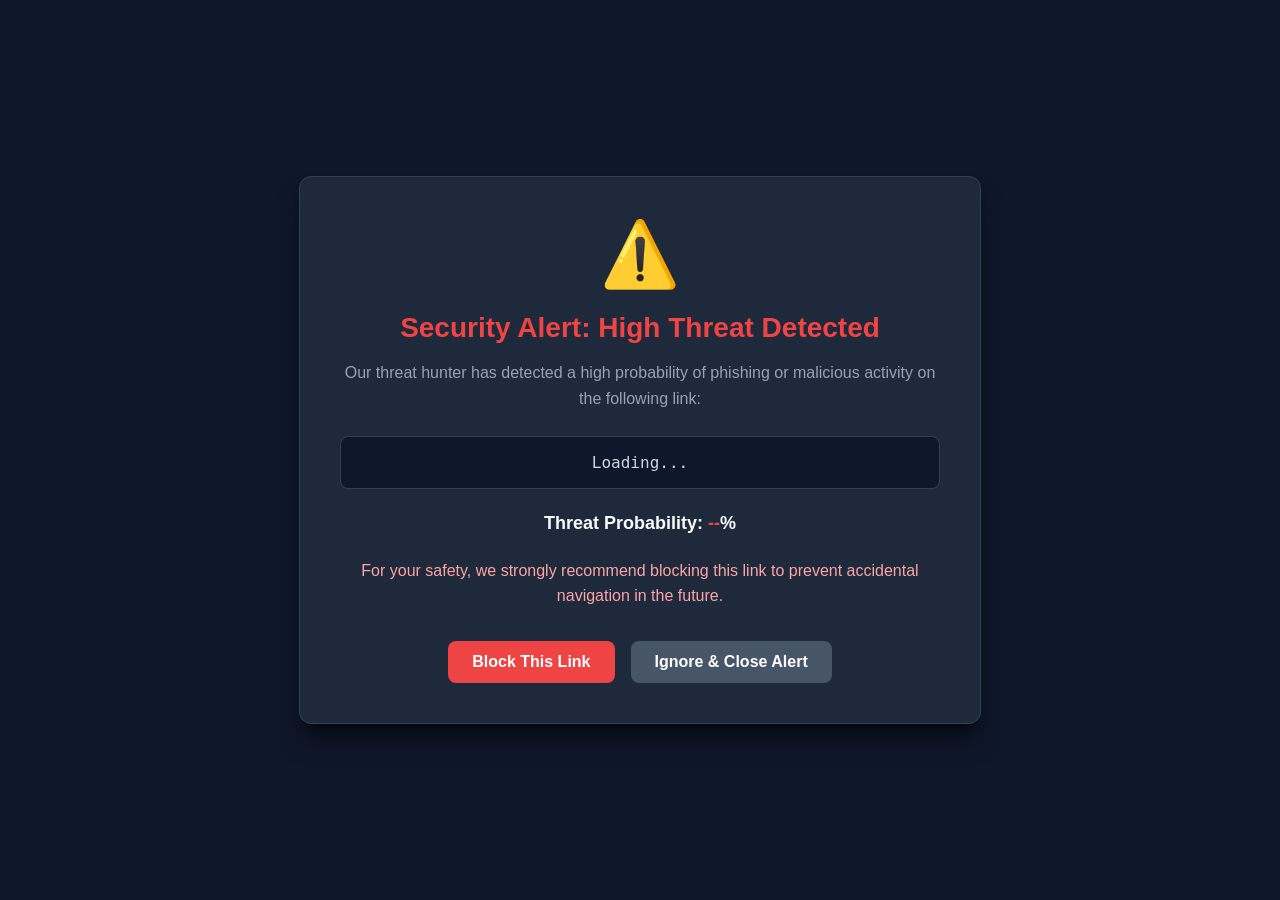
<file: extension/alert.html>
<!DOCTYPE html>
<html lang="en">
<head>
    <meta charset="UTF-8">
    <meta name="viewport" content="width=device-width, initial-scale=1.0">
    <title>High Threat Detected</title>
    <link rel="stylesheet" href="alert.css">
</head>
<body>
    <div class="container">
        <div class="icon-warning">⚠️</div>
        <h1>Security Alert: High Threat Detected</h1>
        <p>Our threat hunter has detected a high probability of phishing or malicious activity on the following link:</p>
        
        <div class="url-box" id="malicious-url">Loading...</div>
        
        <div class="probability">
            Threat Probability: <span id="probability-score">--</span>%
        </div>

        <p class="warning-text">For your safety, we strongly recommend blocking this link to prevent accidental navigation in the future.</p>

        <div class="actions">
            <button id="btn-block" class="btn btn-danger">Block This Link</button>
            <button id="btn-ignore" class="btn btn-secondary">Ignore & Close Alert</button>
        </div>
    </div>
    <script src="alert.js"></script>
</body>
</html>
</file>
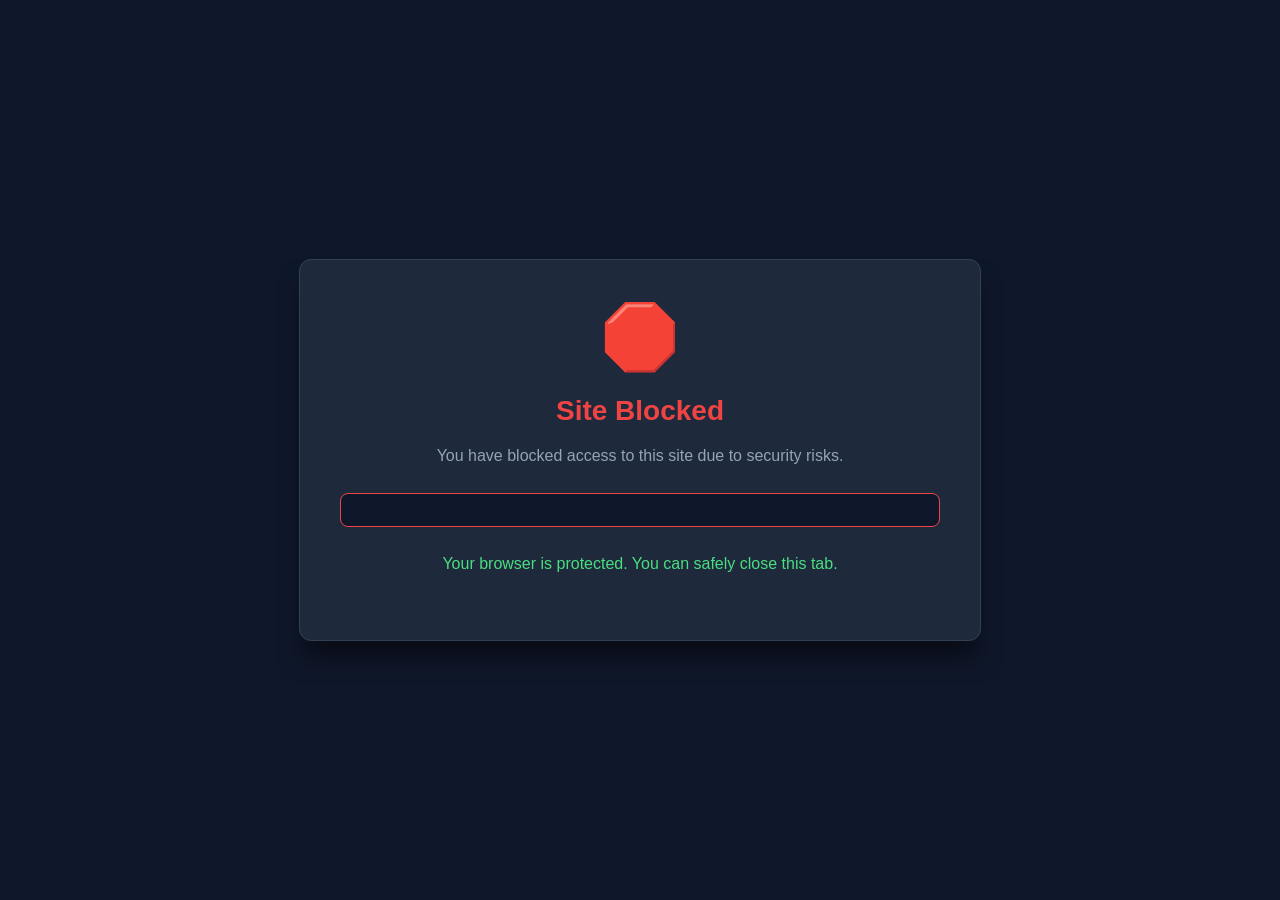
<file: extension/blocked.html>
<!DOCTYPE html>
<html lang="en">
<head>
    <meta charset="UTF-8">
    <meta name="viewport" content="width=device-width, initial-scale=1.0">
    <title>Access Blocked</title>
    <link rel="stylesheet" href="blocked.css">
</head>
<body>
    <div class="container">
        <div class="icon-blocked">🛑</div>
        <h1>Site Blocked</h1>
        <p>You have blocked access to this site due to security risks.</p>
        <div class="url-box" id="blocked-url"></div>
        <p class="safe-text">Your browser is protected. You can safely close this tab.</p>
    </div>
    <script>
        document.addEventListener('DOMContentLoaded', () => {
            const params = new URLSearchParams(window.location.search);
            const url = params.get('url');
            if (url) {
                document.getElementById('blocked-url').textContent = url;
            }
        });
    </script>
</body>
</html>
</file>
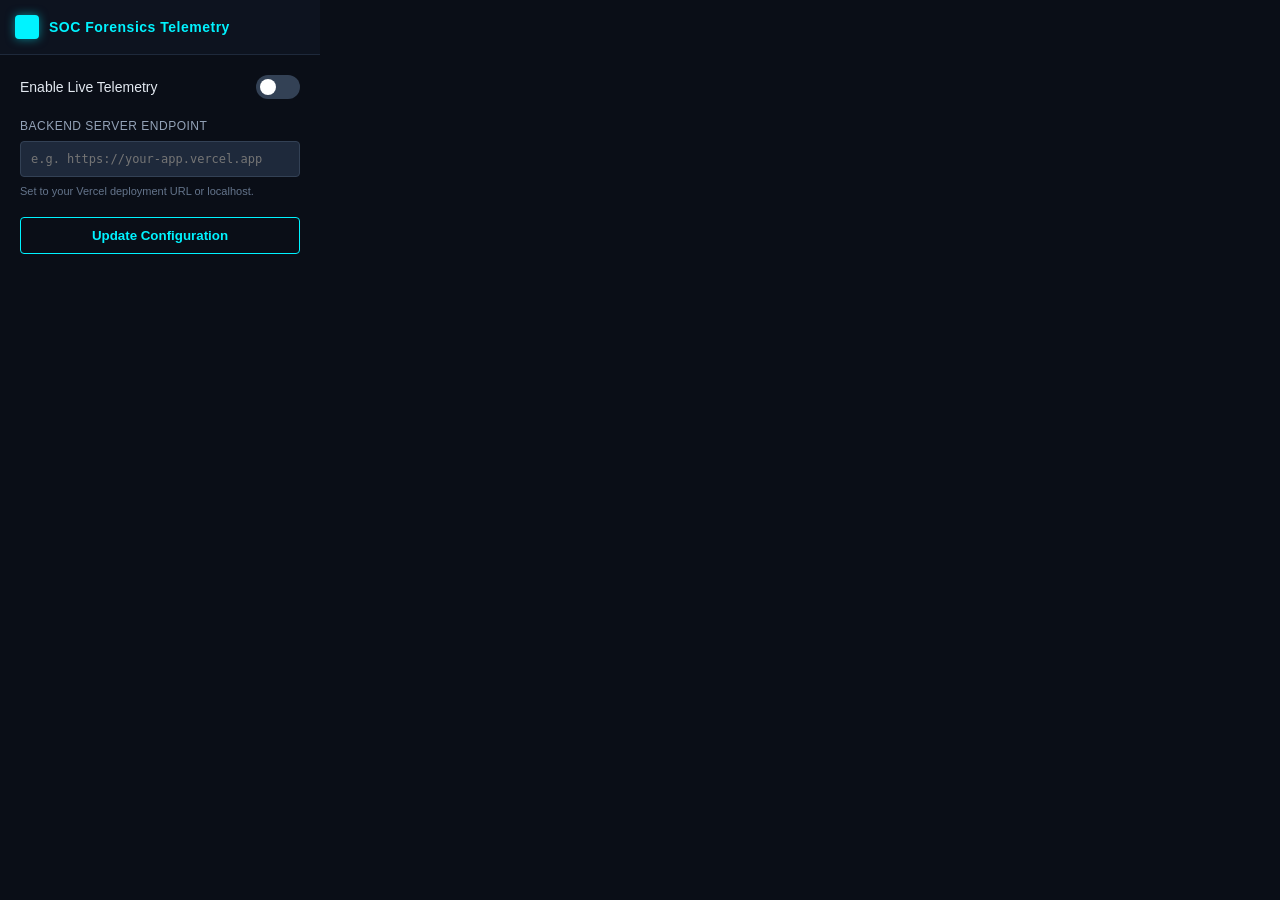
<file: extension/popup.html>
<!DOCTYPE html>
<html>
<head>
    <title>SOC Telemetry Config</title>
    <link rel="stylesheet" href="popup.css">
</head>
<body>
    <div class="header">
        <div class="logo"></div>
        <h2>SOC Forensics Telemetry</h2>
    </div>

    <div class="container">
        <label class="switch-container">
            <span class="label-text">Enable Live Telemetry</span>
            <label class="switch">
                <input type="checkbox" id="enableToggle">
                <span class="slider round"></span>
            </label>
        </label>

        <div class="input-group">
            <label for="backendUrl">Backend Server Endpoint</label>
            <input type="text" id="backendUrl" placeholder="e.g. https://your-app.vercel.app">
            <small>Set to your Vercel deployment URL or localhost.</small>
        </div>

        <button id="saveBtn">Update Configuration</button>
        <div id="status"></div>
    </div>

    <script src="popup.js"></script>
</body>
</html>
</file>
<file: extension/alert.css>
body {
    font-family: -apple-system, BlinkMacSystemFont, "Segoe UI", Roboto, Helvetica, Arial, sans-serif;
    background-color: #0f172a;
    color: #f8fafc;
    margin: 0;
    display: flex;
    justify-content: center;
    align-items: center;
    min-height: 100vh;
}

.container {
    background-color: #1e293b;
    border: 1px solid #334155;
    border-radius: 12px;
    padding: 40px;
    max-width: 600px;
    width: 90%;
    text-align: center;
    box-shadow: 0 20px 25px -5px rgba(0, 0, 0, 0.5), 0 8px 10px -6px rgba(0, 0, 0, 0.5);
}

.icon-warning {
    font-size: 64px;
    margin-bottom: 20px;
}

h1 {
    color: #ef4444;
    margin-top: 0;
    margin-bottom: 16px;
    font-size: 28px;
}

p {
    color: #94a3b8;
    line-height: 1.6;
    margin-bottom: 24px;
}

.url-box {
    background-color: #0f172a;
    padding: 16px;
    border-radius: 8px;
    font-family: monospace;
    font-size: 16px;
    color: #cbd5e1;
    word-break: break-all;
    border: 1px solid #334155;
    margin-bottom: 24px;
}

.probability {
    font-size: 18px;
    font-weight: bold;
    color: #f8fafc;
    margin-bottom: 24px;
}

#probability-score {
    color: #ef4444;
}

.warning-text {
    color: #fca5a5;
    font-weight: 500;
}

.actions {
    display: flex;
    gap: 16px;
    justify-content: center;
    margin-top: 32px;
}

.btn {
    padding: 12px 24px;
    border: none;
    border-radius: 8px;
    font-size: 16px;
    font-weight: 600;
    cursor: pointer;
    transition: all 0.2s ease;
}

.btn-danger {
    background-color: #ef4444;
    color: white;
}

.btn-danger:hover {
    background-color: #dc2626;
}

.btn-secondary {
    background-color: #475569;
    color: white;
}

.btn-secondary:hover {
    background-color: #334155;
}
</file>
<file: extension/blocked.css>
body {
    font-family: -apple-system, BlinkMacSystemFont, "Segoe UI", Roboto, Helvetica, Arial, sans-serif;
    background-color: #0f172a;
    color: #f8fafc;
    margin: 0;
    display: flex;
    justify-content: center;
    align-items: center;
    min-height: 100vh;
}

.container {
    background-color: #1e293b;
    border: 1px solid #334155;
    border-radius: 12px;
    padding: 40px;
    max-width: 600px;
    width: 90%;
    text-align: center;
    box-shadow: 0 20px 25px -5px rgba(0, 0, 0, 0.5);
}

.icon-blocked {
    font-size: 64px;
    margin-bottom: 20px;
}

h1 {
    color: #ef4444;
    margin-top: 0;
    margin-bottom: 16px;
    font-size: 28px;
}

p {
    color: #94a3b8;
    line-height: 1.6;
    margin-bottom: 24px;
}

.url-box {
    background-color: #0f172a;
    padding: 16px;
    border-radius: 8px;
    font-family: monospace;
    font-size: 16px;
    color: #cbd5e1;
    word-break: break-all;
    border: 1px solid #ef4444;
    margin-bottom: 24px;
}

.safe-text {
    color: #4ade80;
    font-weight: 500;
}
</file>
<file: extension/popup.css>
body {
    font-family: 'Segoe UI', Tahoma, Geneva, Verdana, sans-serif;
    background-color: #0A0E17;
    color: #e2e8f0;
    width: 320px;
    margin: 0;
    padding: 0;
}

.header {
    background-color: #0d131f;
    padding: 15px;
    border-bottom: 1px solid #1e293b;
    display: flex;
    align-items: center;
    gap: 10px;
}

.logo {
    width: 24px;
    height: 24px;
    background-color: #00f3ff;
    border-radius: 4px;
    box-shadow: 0 0 10px rgba(0, 243, 255, 0.5);
}

h2 {
    margin: 0;
    font-size: 14px;
    font-weight: 600;
    color: #00f3ff;
    letter-spacing: 0.5px;
}

.container {
    padding: 20px;
}

.switch-container {
    display: flex;
    justify-content: space-between;
    align-items: center;
    margin-bottom: 20px;
}

.label-text {
    font-size: 14px;
    font-weight: 500;
}

/* The switch - the box around the slider */
.switch {
  position: relative;
  display: inline-block;
  width: 44px;
  height: 24px;
}

.switch input { 
  opacity: 0;
  width: 0;
  height: 0;
}

.slider {
  position: absolute;
  cursor: pointer;
  top: 0;
  left: 0;
  right: 0;
  bottom: 0;
  background-color: #334155;
  transition: .4s;
}

.slider:before {
  position: absolute;
  content: "";
  height: 16px;
  width: 16px;
  left: 4px;
  bottom: 4px;
  background-color: white;
  transition: .4s;
}

input:checked + .slider {
  background-color: #00f3ff;
}

input:focus + .slider {
  box-shadow: 0 0 1px #00f3ff;
}

input:checked + .slider:before {
  transform: translateX(20px);
}

.slider.round {
  border-radius: 24px;
}

.slider.round:before {
  border-radius: 50%;
}

.input-group {
    margin-bottom: 20px;
    display: flex;
    flex-direction: column;
    gap: 8px;
}

.input-group label {
    font-size: 12px;
    color: #94a3b8;
    text-transform: uppercase;
    letter-spacing: 0.5px;
}

.input-group input {
    background-color: #1e293b;
    border: 1px solid #334155;
    color: #f8fafc;
    padding: 10px;
    border-radius: 4px;
    font-family: monospace;
    font-size: 12px;
}

.input-group input:focus {
    outline: none;
    border-color: #00f3ff;
    box-shadow: 0 0 5px rgba(0, 243, 255, 0.3);
}

.input-group small {
    font-size: 11px;
    color: #64748b;
}

button {
    width: 100%;
    padding: 10px;
    background-color: transparent;
    border: 1px solid #00f3ff;
    color: #00f3ff;
    border-radius: 4px;
    cursor: pointer;
    font-weight: 600;
    transition: all 0.2s;
}

button:hover {
    background-color: rgba(0, 243, 255, 0.1);
    box-shadow: 0 0 10px rgba(0, 243, 255, 0.2);
}

#status {
    margin-top: 15px;
    text-align: center;
    font-size: 12px;
    color: #10b981;
    min-height: 16px;
}
</file>
